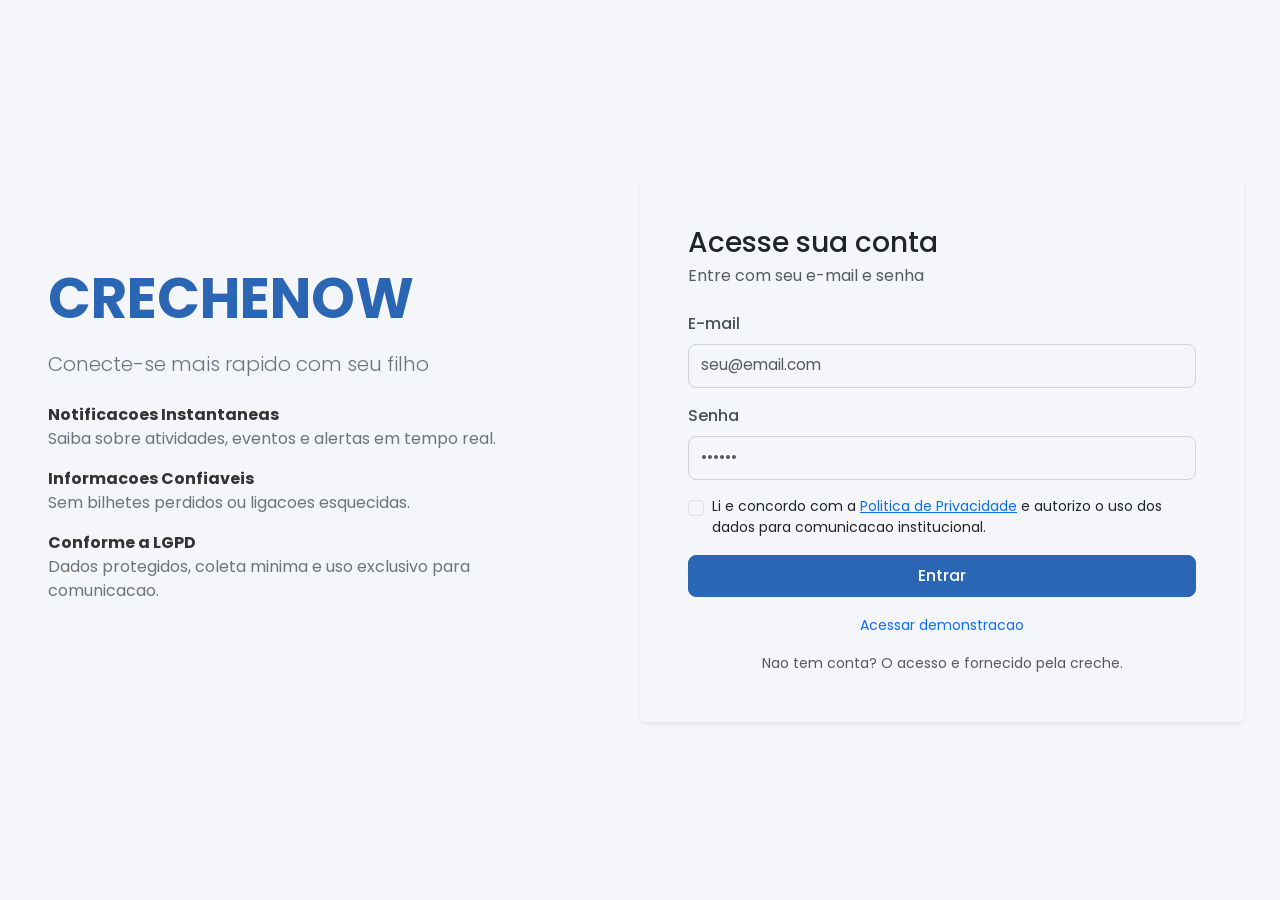
<file: index.html>
<!DOCTYPE html>
<html lang="pt-BR">
<head>
  <meta charset="UTF-8" />
  <meta name="viewport" content="width=device-width, initial-scale=1.0" />
  <meta name="description" content="CrecheNow - Comunicacao segura entre creches e responsaveis." />
  <meta name="theme-color" content="#2a66b4" />
  <title>CrecheNow - Login</title>
  <link rel="manifest" href="./manifest.json" />
  <link rel="icon" type="image/png" href="./assets/img/icons/icon-192x192.png" />
  <link rel="apple-touch-icon" href="./assets/img/icons/icon-192x192.png" />
  <link href="https://cdn.jsdelivr.net/npm/bootstrap@5.3.2/dist/css/bootstrap.min.css" rel="stylesheet" />
  <link rel="stylesheet" href="./assets/css/main.css" />
  <link rel="stylesheet" href="./assets/css/components.css" />
</head>
<body>
  <main class="container-fluid vh-100 d-flex align-items-center">
    <div class="row w-100 g-4 align-items-center">
      <section class="col-lg-6 d-none d-lg-flex flex-column justify-content-center px-5">
        <h1 class="display-4 fw-bold text-primary mb-3">CRECHENOW</h1>
        <p class="lead text-secondary mb-4">Conecte-se mais rapido com seu filho</p>
        <ul class="list-unstyled">
          <li class="mb-3 d-flex align-items-start">
            <div><strong>Notificacoes Instantaneas</strong><p class="mb-0 text-secondary">Saiba sobre atividades, eventos e alertas em tempo real.</p></div>
          </li>
          <li class="mb-3 d-flex align-items-start">
            <div><strong>Informacoes Confiaveis</strong><p class="mb-0 text-secondary">Sem bilhetes perdidos ou ligacoes esquecidas.</p></div>
          </li>
          <li class="mb-3 d-flex align-items-start">
            <div><strong>Conforme a LGPD</strong><p class="mb-0 text-secondary">Dados protegidos, coleta minima e uso exclusivo para comunicacao.</p></div>
          </li>
        </ul>
      </section>
      <section class="col-lg-6 col-12">
        <div class="card shadow-sm border-0">
          <div class="card-body p-4 p-md-5">
            <h2 class="h3 mb-1">Acesse sua conta</h2>
            <p class="text-muted mb-4">Entre com seu e-mail e senha</p>
            <form id="loginForm" novalidate>
              <div class="mb-3">
                <label for="email" class="form-label">E-mail</label>
                <input type="email" class="form-control" id="email" placeholder="seu@email.com" required />
                <div class="invalid-feedback">Insira um e-mail valido.</div>
              </div>
              <div class="mb-3">
                <label for="senha" class="form-label">Senha</label>
                <input type="password" class="form-control" id="senha" placeholder="••••••" minlength="6" required />
                <div class="invalid-feedback">Senha deve ter no minimo 6 caracteres.</div>
              </div>
              <div class="form-check mb-3">
                <input class="form-check-input" type="checkbox" id="lgpdConsent" required />
                <label class="form-check-label small" for="lgpdConsent">
                  Li e concordo com a <a href="#" data-bs-toggle="modal" data-bs-target="#lgpdModal">Politica de Privacidade</a> e autorizo o uso dos dados para comunicacao institucional.
                </label>
              </div>
              <button type="submit" class="btn btn-primary w-100 mb-3">Entrar</button>
              <div class="text-center"><a href="#" id="demoAccess" class="text-decoration-none small">Acessar demonstracao</a></div>
              <p class="text-center text-muted small mt-3 mb-0">Nao tem conta? O acesso e fornecido pela creche.</p>
            </form>
          </div>
        </div>
      </section>
    </div>
  </main>
  <div class="modal fade" id="lgpdModal" tabindex="-1" aria-labelledby="lgpdModalLabel" aria-hidden="true">
    <div class="modal-dialog modal-lg">
      <div class="modal-content">
        <div class="modal-header">
          <h5 class="modal-title" id="lgpdModalLabel">Politica de Privacidade (LGPD)</h5>
          <button type="button" class="btn-close" data-bs-dismiss="modal" aria-label="Fechar"></button>
        </div>
        <div class="modal-body">
          <p>Coletamos apenas e-mail, nome do responsavel e vinculo institucional.</p>
          <p>Seus dados sao <strong>criptografados em transito</strong>, utilizados exclusivamente para notificacoes pedagogicas/saude e podem ser excluidos a qualquer momento via contato com a creche.</p>
        </div>
      </div>
    </div>
  </div>
  <div class="toast-container position-fixed bottom-0 end-0 p-3" id="toastContainer"></div>
  <script src="https://cdn.jsdelivr.net/npm/bootstrap@5.3.2/dist/js/bootstrap.bundle.min.js"></script>
  <script src="./assets/js/storage.js"></script>
  <script src="./assets/js/auth.js"></script>
  <script src="./assets/js/notifications.js"></script>
  <script src="./assets/js/app.js"></script>
</body>
</html>
</file>
<file: assets/css/main.css>
/* ============================================================
   CSS PRINCIPAL - CrecheNow
   Visual profissional e polido
   ============================================================ */

@import url('https://fonts.googleapis.com/css2?family=Poppins:wght@300;400;500;600;700&display=swap');

:root {
  --bs-font-sans-serif: 'Poppins', system-ui, -apple-system, sans-serif;
  --bs-primary: #2a66b4;
  --bs-primary-rgb: 42, 102, 180;
  --bs-secondary: #1d9caa;
  --bs-success: #37af65;
  --bs-warning: #e19504;
  --bs-danger: #dc3545;
  --bs-body-bg: #f4f6f9;
  --navbar-height: 56px;
  --card-shadow: 0 2px 8px rgba(0,0,0,0.08);
  --card-shadow-hover: 0 4px 16px rgba(0,0,0,0.12);
}

*, *::before, *::after { 
  box-sizing: border-box; 
}

body {
  font-family: var(--bs-font-sans-serif);
  background-color: var(--bs-body-bg);
  overflow: hidden;
  height: 100vh;
  margin: 0;
  color: #333;
}

/* ===== NAVBAR ===== */
.navbar { 
  height: var(--navbar-height);
  box-shadow: 0 2px 4px rgba(0,0,0,0.1);
}

.navbar-brand {
  font-size: 1.25rem;
  letter-spacing: 0.5px;
}

/* ===== LAYOUT PRINCIPAL ===== */
.dashboard-main {
  height: calc(100vh - var(--navbar-height));
  padding: 1rem;
  overflow: hidden;
  background-color: var(--bs-body-bg);
}

.dashboard-row {
  height: 100%;
  display: flex;
  flex-wrap: nowrap;
  gap: 1rem;
  margin: 0;
}

.side-column, .center-column {
  height: 100%;
  display: flex;
  flex-direction: column;
  gap: 1rem;
  padding: 0;
  min-width: 0;
}

.side-column { flex: 1; }
.center-column { flex: 2; }

/* ===== CARDS ===== */
.side-column > .card, .center-column > .card {
  display: flex;
  flex-direction: column;
  border-radius: 0.75rem;
  overflow: hidden;
  margin-bottom: 0;
  border: 1px solid #e0e0e0;
  box-shadow: var(--card-shadow);
  background: white;
  transition: box-shadow 0.2s ease;
}

.side-column > .card:hover, .center-column > .card:hover {
  box-shadow: var(--card-shadow-hover);
}

.side-column > .card { flex: 1; min-height: 0; }

.side-column .card-body, .center-column .card-body {
  flex: 1;
  overflow-y: auto;
  padding: 1rem;
  min-height: 0;
  background: white;
}

/* Scrollbar personalizada */
.card-body::-webkit-scrollbar { width: 6px; }
.card-body::-webkit-scrollbar-track { background: #f1f1f1; }
.card-body::-webkit-scrollbar-thumb {
  background: #cbd5e1;
  border-radius: 3px;
}
.card-body::-webkit-scrollbar-thumb:hover { background: #a0aec0; }

/* ===== HEADER DOS CARDS ===== */
.card-header {
  padding: 0.75rem 1rem;
  font-weight: 600;
  font-size: 0.95rem;
  border-bottom: 1px solid rgba(255,255,255,0.2);
}

.card-header.bg-primary { background-color: var(--bs-primary) !important; }
.card-header.bg-success { background-color: var(--bs-success) !important; }
.card-header.bg-warning { background-color: var(--bs-warning) !important; }
.card-header.bg-info { background-color: #17a2b8 !important; }
.card-header.bg-secondary { background-color: #6c757d !important; }

/* ===== TABELAS ===== */
.table {
  margin-bottom: 0;
  font-size: 0.9rem;
}

.table th {
  font-weight: 600;
  color: #495057;
  font-size: 0.8rem;
  text-transform: uppercase;
  letter-spacing: 0.5px;
  background-color: #f8f9fa;
  border-bottom: 2px solid #dee2e6;
  padding: 0.75rem;
}

.table td {
  padding: 0.75rem;
  vertical-align: middle;
}

.table-hover tbody tr:hover {
  background-color: rgba(42, 102, 180, 0.05);
}

/* ===== FORMULÁRIOS ===== */
.form-label {
  font-weight: 500;
  color: #495057;
  margin-bottom: 0.5rem;
}

.form-control, .form-select {
  border-radius: 0.5rem;
  border: 1px solid #ced4da;
  padding: 0.6rem 0.75rem;
  font-size: 0.95rem;
  transition: border-color 0.2s ease, box-shadow 0.2s ease;
}

.form-control:focus, .form-select:focus {
  border-color: var(--bs-primary);
  box-shadow: 0 0 0 0.2rem rgba(42, 102, 180, 0.15);
}

.form-control-lg, .form-select-lg {
  padding: 0.75rem 1rem;
  font-size: 1rem;
}

/* ===== SWITCH (TOGGLE) ===== */
.form-switch {
  padding-left: 0;
}

.form-switch .form-check-input {
  width: 3.5em;
  height: 1.75em;
  margin-left: 0;
  margin-right: 0.75rem;
  cursor: pointer;
  background-color: #dee2e6;
  border: 1px solid #ced4da;
  transition: background-color 0.2s ease, border-color 0.2s ease;
}

.form-switch .form-check-input:checked {
  background-color: var(--bs-primary);
  border-color: var(--bs-primary);
}

.form-switch .form-check-input:focus {
  box-shadow: 0 0 0 0.2rem rgba(42, 102, 180, 0.25);
  border-color: var(--bs-primary);
}

.form-switch .form-check-label {
  cursor: pointer;
  user-select: none;
}

/* ===== BOTÕES ===== */
.btn {
  border-radius: 0.5rem;
  font-weight: 500;
  padding: 0.5rem 1rem;
  transition: all 0.2s ease;
}

.btn-primary {
  --bs-btn-bg: var(--bs-primary);
  --bs-btn-border-color: var(--bs-primary);
}

.btn-primary:hover {
  background-color: #235596;
  border-color: #21508e;
  transform: translateY(-1px);
  box-shadow: 0 4px 8px rgba(42, 102, 180, 0.3);
}

.btn-success {
  --bs-btn-bg: var(--bs-success);
  --bs-btn-border-color: var(--bs-success);
}

.btn-success:hover {
  background-color: #2e9a56;
  border-color: #2a8f4f;
  transform: translateY(-1px);
  box-shadow: 0 4px 8px rgba(55, 175, 101, 0.3);
}

.btn-outline-primary:hover {
  transform: translateY(-1px);
  box-shadow: 0 2px 4px rgba(42, 102, 180, 0.2);
}

.btn-outline-success:hover {
  transform: translateY(-1px);
  box-shadow: 0 2px 4px rgba(55, 175, 101, 0.2);
}

.btn-outline-danger:hover {
  transform: translateY(-1px);
  box-shadow: 0 2px 4px rgba(220, 53, 69, 0.2);
}

/* Botões de Sim/Não (toggle) */
.btn-group .btn-outline-success,
.btn-group .btn-outline-danger {
  font-weight: 600;
  font-size: 0.9rem;
  padding: 0.5rem 1rem;
}

.btn-check:checked + .btn-outline-success {
  background-color: var(--bs-success);
  border-color: var(--bs-success);
  color: white;
}

.btn-check:checked + .btn-outline-danger {
  background-color: var(--bs-danger);
  border-color: var(--bs-danger);
  color: white;
}

/* ===== BADGES ===== */
.badge {
  font-weight: 500;
  padding: 0.4em 0.65em;
  font-size: 0.8rem;
  border-radius: 0.4rem;
}

.badge.bg-secondary { background-color: #6c757d !important; }
.badge.bg-success { background-color: var(--bs-success) !important; }
.badge.bg-danger { background-color: var(--bs-danger) !important; }
.badge.bg-primary { background-color: var(--bs-primary) !important; }

/* ===== TOASTS ===== */
.toast-container { z-index: 1100; }

.toast {
  border-radius: 0.5rem;
  box-shadow: 0 4px 12px rgba(0,0,0,0.15);
}

/* ===== RESPONSIVIDADE ===== */
@media (max-width: 991px) {
  body { overflow: auto; height: auto; }
  .dashboard-main { height: auto; overflow: auto; padding: 1rem; }
  .dashboard-row { flex-wrap: wrap; height: auto; }
  .side-column, .center-column {
    height: auto;
    min-height: 400px;
    margin-bottom: 1rem;
    flex: 1 1 100% !important;
  }
}
</file>
<file: assets/css/components.css>
/* ============================================================
   CSS DE COMPONENTES - CrecheNow
   Visual profissional e polido
   ============================================================ */

/* ===== CARROSSEL DE COMUNICADOS ===== */
.notifications-carousel-wrapper {
  position: relative;
  height: 200px;
  overflow: hidden;
  border-radius: 0 0 0.75rem 0.75rem;
}

.notifications-carousel-wrapper .carousel-inner,
.notifications-carousel-wrapper .carousel-item {
  height: 100%;
}

.notify-card {
  height: 100%;
  border-left: 4px solid transparent;
  transition: all 0.3s ease;
  display: flex;
  flex-direction: column;
  justify-content: center;
  padding: 1.5rem;
  position: relative;
  background: white;
}

.notify-card.unread {
  background: linear-gradient(135deg, #fff9e6 0%, #ffffff 100%);
  border-left-color: var(--bs-warning);
}

.notify-card[data-type="saude"] { border-left-color: #dc3545; }
.notify-card[data-type="pedagogico"] { border-left-color: #0d6efd; }
.notify-card[data-type="reuniao"] { border-left-color: #198754; }

/* Sombras laterais do carrossel */
.carousel-edge {
  position: absolute;
  top: 0; bottom: 0;
  width: 60px;
  pointer-events: none;
  opacity: 0;
  transition: opacity 0.3s ease;
  z-index: 5;
}

.carousel-edge-left {
  left: 0;
  background: linear-gradient(to right, rgba(0,0,0,0.15), transparent);
}

.carousel-edge-right {
  right: 0;
  background: linear-gradient(to left, rgba(0,0,0,0.15), transparent);
}

.notifications-carousel-wrapper:hover .carousel-edge { opacity: 1; }

.carousel-control-prev, .carousel-control-next {
  width: 60px;
  opacity: 0;
  transition: opacity 0.3s ease;
}

.notifications-carousel-wrapper:hover .carousel-control-prev,
.notifications-carousel-wrapper:hover .carousel-control-next {
  opacity: 1;
}

.carousel-control-prev-icon, .carousel-control-next-icon {
  width: 2rem; height: 2rem;
  background-color: rgba(0,0,0,0.5);
  border-radius: 50%;
  padding: 0.5rem;
}

/* ===== AGENDA E CARDÁPIO ===== */
.agenda-card { 
  border-left: 4px solid var(--bs-primary);
  background: white;
  border-radius: 0.5rem;
  box-shadow: 0 2px 4px rgba(0,0,0,0.05);
}

.cardapio-item { 
  border-left: 4px solid var(--bs-success);
  background: white;
  border-radius: 0.5rem;
  box-shadow: 0 2px 4px rgba(0,0,0,0.05);
}

.agenda-card, .cardapio-item {
  min-height: 60px;
  display: flex;
  align-items: center;
  padding: 0.75rem !important;
  margin-bottom: 0.5rem;
  transition: transform 0.2s ease, box-shadow 0.2s ease;
}

.agenda-card:hover, .cardapio-item:hover {
  transform: translateX(4px);
  box-shadow: 0 4px 8px rgba(0,0,0,0.08) !important;
}

/* ===== MENSAGENS ===== */
.message-item {
  padding: 0.75rem;
  border-radius: 0.5rem;
  margin-bottom: 0.5rem;
  border-left: 4px solid #ccc;
  background: white;
  box-shadow: 0 1px 3px rgba(0,0,0,0.05);
}

.message-item.unread {
  border-left-color: var(--bs-warning);
  background: #fffbe6;
}

.message-item.sent {
  border-left-color: var(--bs-primary);
  background: #f0f7ff;
}

.message-item .msg-header {
  display: flex;
  justify-content: space-between;
  font-size: 0.8rem;
  color: #666;
  margin-bottom: 0.25rem;
  font-weight: 500;
}

.message-item .msg-body {
  font-size: 0.9rem;
  color: #333;
  line-height: 1.5;
}

/* ===== MODAIS ===== */
.modal-overlay {
  position: fixed;
  inset: 0;
  background: rgba(0, 0, 0, 0.6);
  backdrop-filter: blur(3px);
  z-index: 1050;
  display: flex;
  align-items: center;
  justify-content: center;
  padding: 1rem;
  opacity: 0;
  pointer-events: none;
  transition: opacity 0.3s ease;
}

.modal-overlay.active {
  opacity: 1;
  pointer-events: auto;
}

.modal-overlay .modal-box {
  background: white;
  border-radius: 1rem;
  max-width: 600px;
  width: 100%;
  max-height: 85vh;
  overflow-y: auto;
  padding: 2rem;
  position: relative;
  transform: translateY(20px);
  transition: transform 0.3s ease;
  box-shadow: 0 10px 40px rgba(0,0,0,0.2);
}

.modal-overlay.active .modal-box {
  transform: translateY(0);
}

.modal-overlay .modal-close {
  position: absolute;
  top: 1rem; right: 1rem;
  background: #f0f0f0;
  border: none;
  font-size: 1.5rem;
  cursor: pointer;
  color: #666;
  width: 32px; height: 32px;
  border-radius: 50%;
  display: flex;
  align-items: center;
  justify-content: center;
  transition: background 0.2s ease;
}

.modal-overlay .modal-close:hover { 
  background: #e0e0e0;
  color: #333;
}

/* ===== EDITORES (Agenda/Cardápio) ===== */
.editor-item {
  display: flex;
  gap: 0.5rem;
  margin-bottom: 0.5rem;
  align-items: center;
  padding: 0.5rem;
  background: #f8f9fa;
  border-radius: 0.5rem;
}

.editor-item input, .editor-item select {
  font-size: 0.85rem;
}

.editor-item .btn-remove {
  padding: 0.25rem 0.5rem;
  font-size: 0.75rem;
}

.day-preview {
  font-weight: bold;
  color: var(--bs-primary);
  min-width: 40px;
  font-size: 0.85rem;
}

/* ===== MELHORIAS GERAIS ===== */

/* Espaçamento entre seções do formulário */
.mb-3 {
  margin-bottom: 1rem !important;
}

.mb-4 {
  margin-bottom: 1.5rem !important;
}

/* Títulos de seção */
h3.h6 {
  font-weight: 600;
  color: #495057;
  margin-bottom: 1rem;
}

/* Textos de ajuda */
.form-text {
  font-size: 0.85rem;
  color: #6c757d;
  margin-top: 0.25rem;
}

/* Cards de ações rápidas */
.d-grid.gap-2 .btn {
  text-align: left;
  padding: 0.75rem 1rem;
  font-weight: 500;
  transition: all 0.2s;
}

.d-grid.gap-2 .btn:hover {
  transform: translateX(4px);
  box-shadow: 0 2px 4px rgba(0,0,0,0.1);
}

/* ===== RESPONSIVIDADE DOS COMPONENTES ===== */
@media (max-width: 768px) {
  .carousel-edge { width: 40px; }
  .carousel-control-prev, .carousel-control-next { width: 40px; }
  
  .modal-overlay .modal-box {
    max-height: 90vh;
    padding: 1.5rem;
    margin: 0.5rem;
  }
  
  #inbox-content,
  #teacher-inbox-content {
    max-height: 50vh !important;
  }
  
  .d-flex.gap-2.justify-content-center {
    flex-direction: column;
    align-items: stretch;
  }
  
  .d-flex.gap-2.justify-content-center .btn {
    width: 100%;
    justify-content: center;
  }
}
</file>
